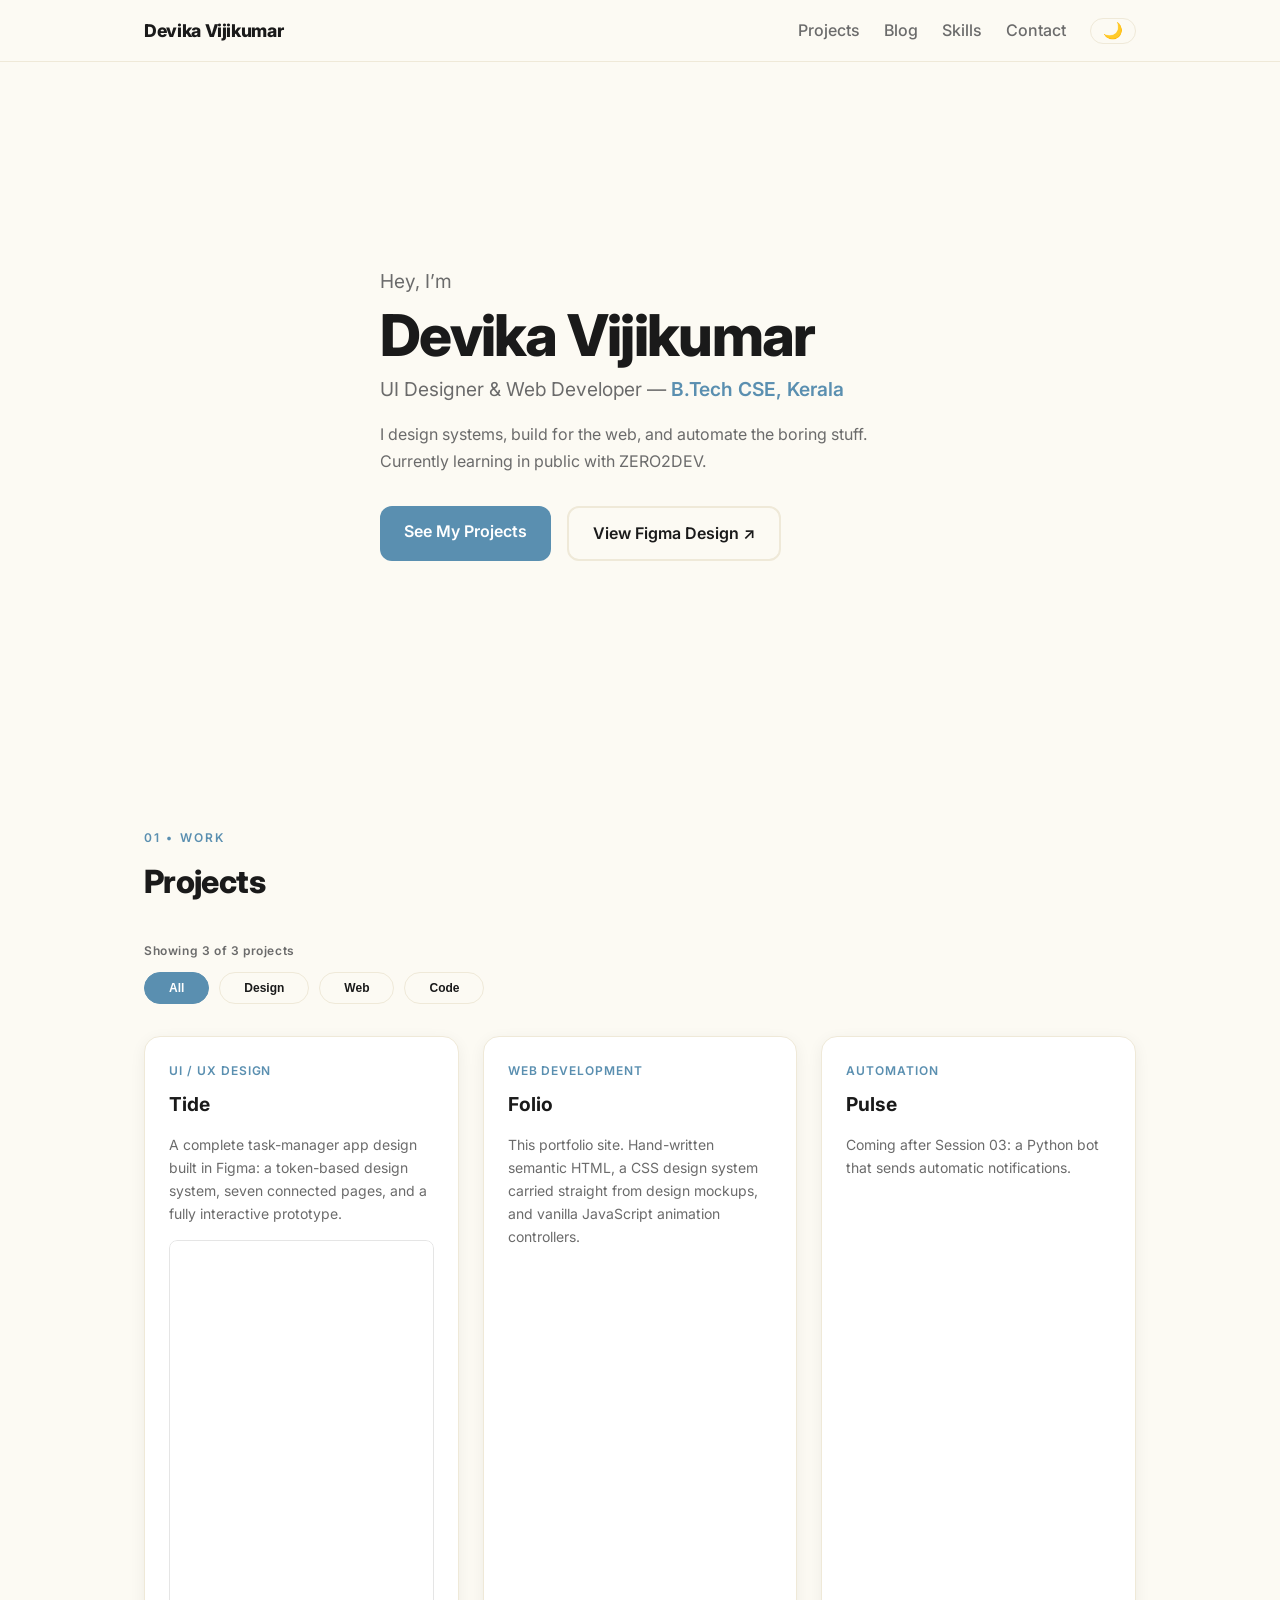
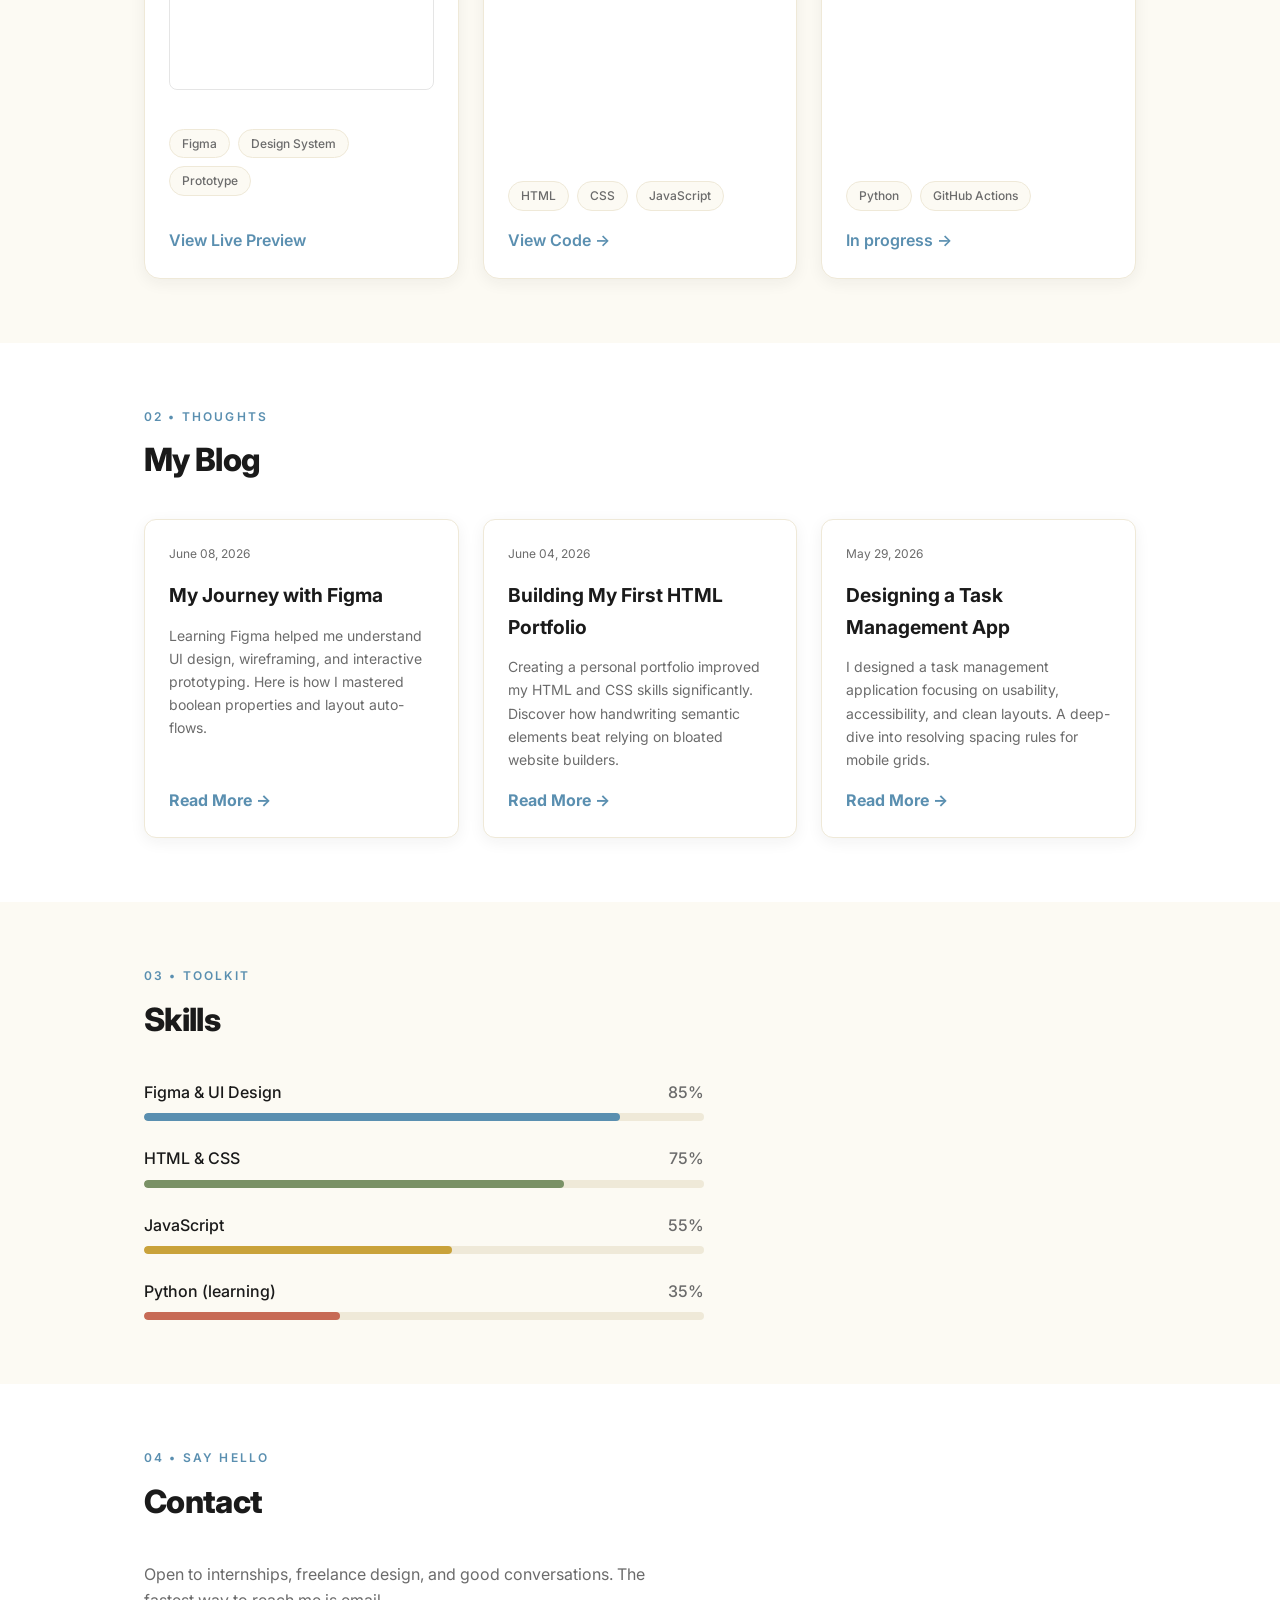
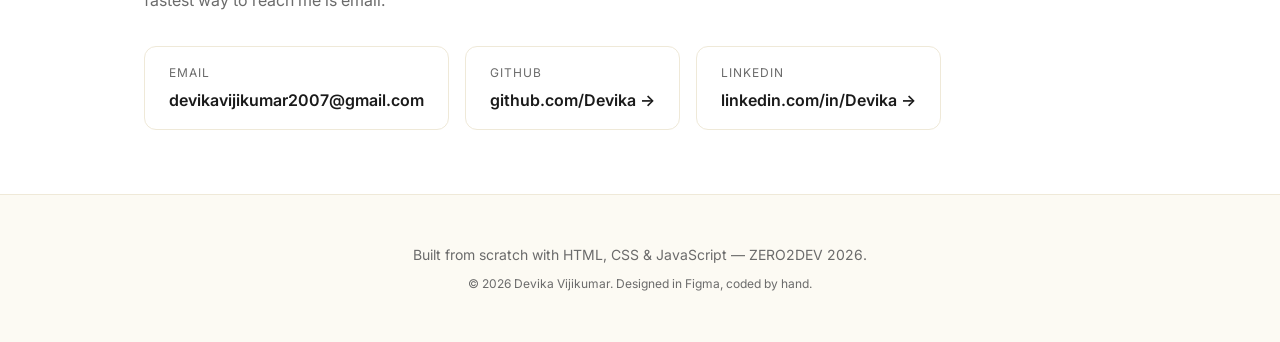
<file: index.html>
<!DOCTYPE html>
<html lang="en">
<head>
    <meta charset="UTF-8">
    <meta name="viewport" content="width=device-width, initial-scale=1.0">
    <meta name="description" content="Portfolio of Devika Vijikumar - UI designer and web developer based in Kerala.">
    <title>Devika Vijikumar - Developer Portfolio</title>

    <link rel="preconnect" href="https://fonts.googleapis.com">
    <link rel="preconnect" href="https://fonts.gstatic.com" crossorigin>
    <link href="https://fonts.googleapis.com/css2?family=Inter:wght@400;500;600;700;800&display=swap" rel="stylesheet">

    <link rel="stylesheet" href="style.css">
</head>
<body>

    <nav class="nav" aria-label="Main navigation">
        <div class="container nav-inner">
            <span class="nav-brand">Devika Vijikumar</span>
            <ul class="nav-links">
                <li><a href="#projects">Projects</a></li>
                <li><a href="#blog">Blog</a></li>
                <li><a href="#skills">Skills</a></li>
                <li><a href="#contact">Contact</a></li>
                <li>
                    <button class="theme-btn" id="theme-toggle" aria-label="Toggle dark mode">&#127769;</button>
                </li>
            </ul>
        </div>
    </nav>

    <header class="hero" id="home">
        <div class="container">
            <p class="hero-tag reveal">Hey, I&#8217;m</p>
            <h1 class="hero-name reveal">Devika Vijikumar</h1>
            <p class="hero-role reveal">UI Designer &amp; Web Developer &#8212; <span class="highlight">B.Tech CSE, Kerala</span></p>
            <p class="hero-bio reveal">I design systems, build for the web, and automate the boring stuff. Currently learning in public with ZERO2DEV.</p>
            <div class="hero-ctas reveal">
                <a href="#projects" class="btn btn-primary">See My Projects</a>
                <a href="https://figma.com" target="_blank" rel="noopener" class="btn btn-secondary">View Figma Design &#8599;</a>
            </div>
        </div>
    </header>

    <main>
        <section class="section" id="projects">
            <div class="container">
            
                <p class="section-label">01 &bull; Work</p>
                <h2 class="section-title">Projects</h2>

                <div class="gallery-filter-wrapper">
                    <div class="project-count-display">
                        Showing <span id="current-count">0</span> of <span id="total-count">0</span> projects
                    </div>

                    <div class="filter-buttons" style="display: flex; gap: 10px; flex-wrap: wrap;">
                        <button type="button" class="filter-btn active" data-filter="all">All</button>
                        <button type="button" class="filter-btn" data-filter="design">Design</button>
                        <button type="button" class="filter-btn" data-filter="web">Web</button>
                        <button type="button" class="filter-btn" data-filter="code">Code</button>
                    </div>
                </div>

                <div class="projects-grid">
                
                    <article class="card reveal" data-category="design">
                        <span class="card-tag">UI / UX Design</span>
                        <h3 class="card-title">Tide</h3>
                        <p class="card-desc">A complete task-manager app design built in Figma: a token-based design system, seven connected pages, and a fully interactive prototype.</p>
                    
                        <div class="figma-embed-container" style="margin: 15px 0; border-radius: 8px; overflow: hidden;">
                            <iframe style="border: 1px solid rgba(0, 0, 0, 0.1); border-radius: 8px;" width="100%" height="450" src="https://www.figma.com/embed?embed_host=share&url=https%3A%2F%2Fwww.figma.com%2Fproto%2FzM8QO7RbGMJvL4AsEzt61q%2FTide--Task-Manager%3Fnode-id%3D3-249%26p%3Df%26t%3DKHJB5OGxb8BsRysI-1%26scaling%3Dscale-down%26content-scaling%3Dfixed%26page-id%3D1%253A3%26starting-point-node-id%3D3%253A249%26show-proto-sidebar%3D1" allowfullscreen></iframe>
                        </div>

                        <div class="card-meta">
                            <span class="chip">Figma</span>
                            <span class="chip">Design System</span>
                            <span class="chip">Prototype</span>
                        </div>
                        <a href="https://www.figma.com/proto/zM8QO7RbGMJvL4AsEzt61q/Tide--Task-Manager?node-id=3-249&p=f&t=KHJB5OGxb8BsRysI-1" target="_blank" rel="noopener" class="card-link" style="display: block; margin-top: 15px;">View Live Preview</a>
                    </article>

                    <article class="card reveal" data-category="web">
                        <span class="card-tag">Web Development</span>
                        <h3 class="card-title">Folio</h3>
                        <p class="card-desc">This portfolio site. Hand-written semantic HTML, a CSS design system carried straight from design mockups, and vanilla JavaScript animation controllers.</p>
                        <div class="card-meta">
                            <span class="chip">HTML</span>
                            <span class="chip">CSS</span>
                            <span class="chip">JavaScript</span>
                        </div>
                        <a href="https://github.com/devikavijikumar2007-droid" target="_blank" rel="noopener" class="card-link">View Code &rarr;</a>
                    </article>

                    <article class="card reveal" data-category="code">
                        <span class="card-tag">Automation</span>
                        <h3 class="card-title">Pulse</h3>
                        <p class="card-desc">Coming after Session 03: a Python bot that sends automatic notifications.</p>
                        <div class="card-meta">
                            <span class="chip">Python</span>
                            <span class="chip">GitHub Actions</span>
                        </div>
                        <a href="#contact" class="card-link">In progress &rarr;</a>
                    </article>
                </div>
            </div>
        </section>

        <section class="section section-alt" id="blog">
            <div class="container">
                <p class="section-label">02 &bull; Thoughts</p>
                <h2 class="section-title">My Blog</h2>

                <div class="blog-grid">
                    <article class="blog-card reveal">
                        <p class="date">June 08, 2026</p>
                        <h3 class="card-title">My Journey with Figma</h3>
                        <p class="card-desc">Learning Figma helped me understand UI design, wireframing, and interactive prototyping. Here is how I mastered boolean properties and layout auto-flows.</p>
                        <a href="blog1.html">Read More &rarr;</a>
                    </article>

                    <article class="blog-card reveal">
                        <p class="date">June 04, 2026</p>
                        <h3 class="card-title">Building My First HTML Portfolio</h3>
                        <p class="card-desc">Creating a personal portfolio improved my HTML and CSS skills significantly. Discover how handwriting semantic elements beat relying on bloated website builders.</p>
                        <a href="blog2.html">Read More &rarr;</a>
                    </article>

                    <article class="blog-card reveal">
                        <p class="date">May 29, 2026</p>
                        <h3 class="card-title">Designing a Task Management App</h3>
                        <p class="card-desc">I designed a task management application focusing on usability, accessibility, and clean layouts. A deep-dive into resolving spacing rules for mobile grids.</p>
                        <a href="blog3.html">Read More &rarr;</a>
                    </article>
                </div>
            </div>
        </section>

        <section class="section" id="skills">
            <div class="container">
                <p class="section-label">03 &bull; Toolkit</p>
                <h2 class="section-title">Skills</h2>

                <div class="skills-list">
                    <div class="skill reveal">
                        <div class="skill-head">
                            <span class="skill-name">Figma &amp; UI Design</span>
                            <span class="skill-pct">85%</span>
                        </div>
                        <div class="skill-track">
                            <div class="skill-fill" style="--w: 85%; background: var(--primary);"></div>
                        </div>
                    </div>

                    <div class="skill reveal">
                        <div class="skill-head">
                            <span class="skill-name">HTML &amp; CSS</span>
                            <span class="skill-pct">75%</span>
                        </div>
                        <div class="skill-track">
                            <div class="skill-fill" style="--w: 75%; background: var(--pri-low);"></div>
                        </div>
                    </div>

                    <div class="skill reveal">
                        <div class="skill-head">
                            <span class="skill-name">JavaScript</span>
                            <span class="skill-pct">55%</span>
                        </div>
                        <div class="skill-track">
                            <div class="skill-fill" style="--w: 55%; background: var(--pri-med);"></div>
                        </div>
                    </div>

                    <div class="skill reveal">
                        <div class="skill-head">
                            <span class="skill-name">Python (learning)</span>
                            <span class="skill-pct">35%</span>
                        </div>
                        <div class="skill-track">
                            <div class="skill-fill" style="--w: 35%; background: var(--pri-high);"></div>
                        </div>
                    </div>
                </div>
            </div>
        </section>

        <section class="section section-alt" id="contact">
            <div class="container">
                <p class="section-label">04 &bull; Say Hello</p>
                <h2 class="section-title">Contact</h2>
                <p class="contact-lead">Open to internships, freelance design, and good conversations. The fastest way to reach me is email.</p>

                <div class="contact-links">
                    <a href="mailto:devikavijikumar2007@gmail.com" class="contact-link">
                        <span class="contact-link-label">Email</span>
                        <span class="contact-link-value">devikavijikumar2007@gmail.com</span>
                    </a>
                    <a href="https://github.com/devikavijikumar2007-droid" target="_blank" rel="noopener" class="contact-link">
                        <span class="contact-link-label">GitHub</span>
                        <span class="contact-link-value">github.com/Devika &rarr;</span>
                    </a>
                    <a href="https://www.linkedin.com/in/devika-vijikumar-3842b438a?utm_source=share&utm_campaign=share_via&utm_content=profile&utm_medium=android_app" target="_blank" rel="noopener" class="contact-link">
                        <span class="contact-link-label">LinkedIn</span>
                        <span class="contact-link-value">linkedin.com/in/Devika &rarr;</span>
                    </a>
                </div>
            </div>
        </section>
    </main>

    <footer class="footer">
        <div class="container">
            <p>Built from scratch with HTML, CSS &amp; JavaScript &#8212; ZERO2DEV 2026.</p>
            <p class="footer-muted">&#169; 2026 Devika Vijikumar. Designed in Figma, coded by hand.</p>
        </div>
    </footer>

    <button class="to-top" id="to-top" aria-label="Back to top">&#8593;</button>

    <script src="script.js"></script>
</body>
</html>
</file>
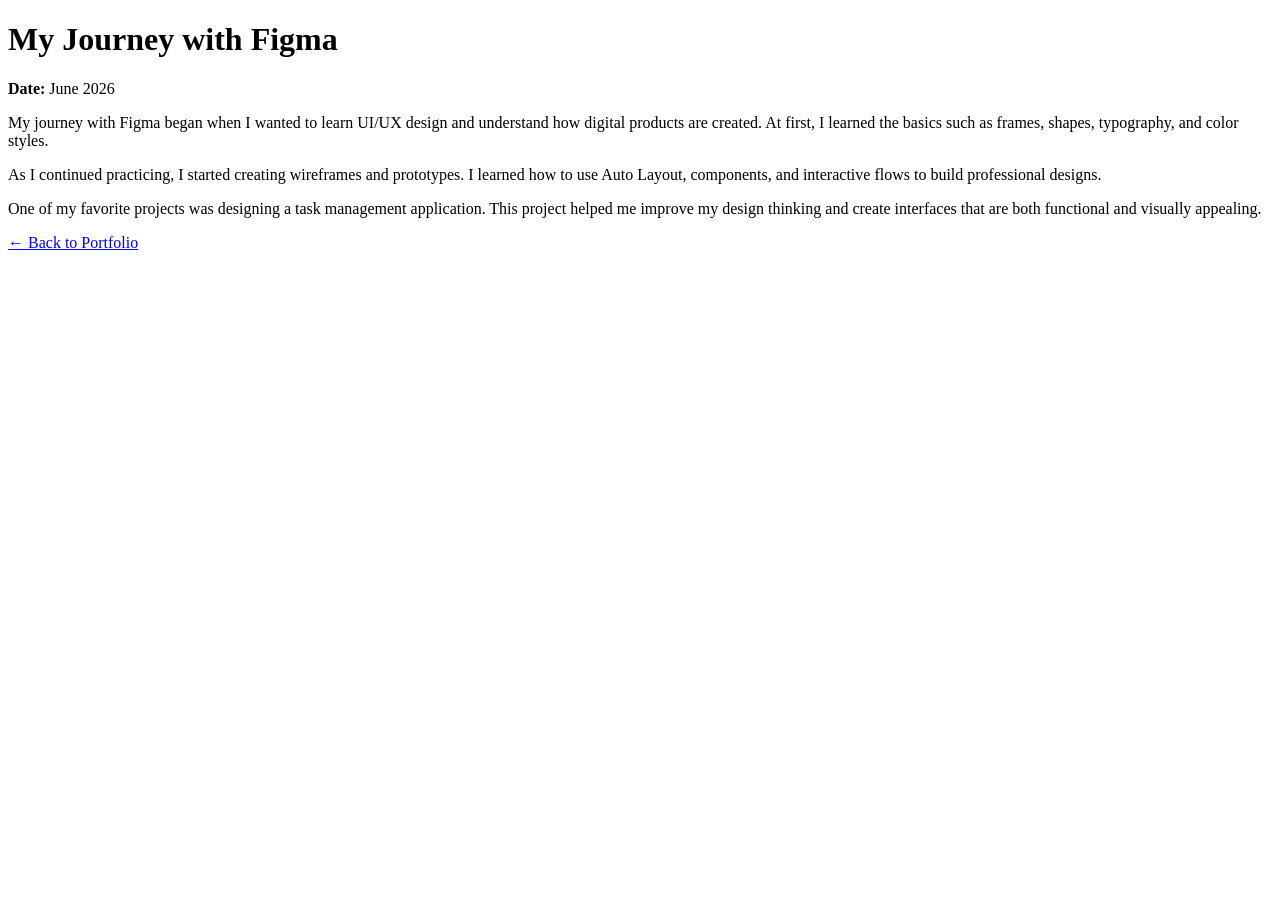
<file: blog1.html>
<!DOCTYPE html>
<html lang="en">
<head>
    <meta charset="UTF-8">
    <title>My Journey with Figma</title>
</head>
<body>
    <h1>My Journey with Figma</h1>
    <p><strong>Date:</strong> June 2026</p>

    <p>
        My journey with Figma began when I wanted to learn UI/UX design and
        understand how digital products are created. At first, I learned the
        basics such as frames, shapes, typography, and color styles.
    </p>

    <p>
        As I continued practicing, I started creating wireframes and prototypes.
        I learned how to use Auto Layout, components, and interactive flows to
        build professional designs.
    </p>

    <p>
        One of my favorite projects was designing a task management application.
        This project helped me improve my design thinking and create interfaces
        that are both functional and visually appealing.
    </p>

    <a href="index.html">← Back to Portfolio</a>
</body>
</html>
</file>
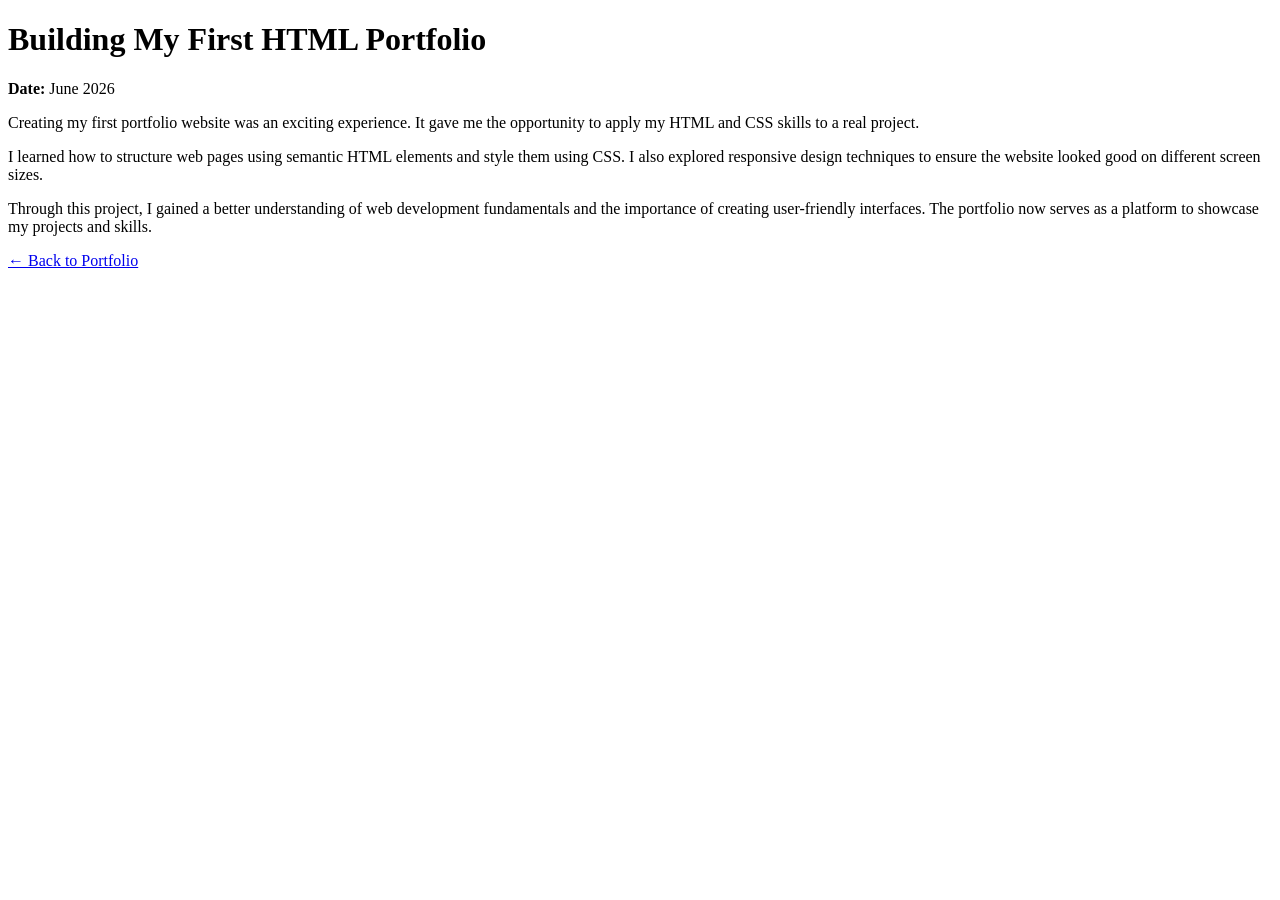
<file: blog2.html>
<!DOCTYPE html>
<html lang="en">
<head>
    <meta charset="UTF-8">
    <title>Building My First HTML Portfolio</title>
</head>
<body>
    <h1>Building My First HTML Portfolio</h1>
    <p><strong>Date:</strong> June 2026</p>

    <p>
        Creating my first portfolio website was an exciting experience. It gave
        me the opportunity to apply my HTML and CSS skills to a real project.
    </p>

    <p>
        I learned how to structure web pages using semantic HTML elements and
        style them using CSS. I also explored responsive design techniques to
        ensure the website looked good on different screen sizes.
    </p>

    <p>
        Through this project, I gained a better understanding of web development
        fundamentals and the importance of creating user-friendly interfaces.
        The portfolio now serves as a platform to showcase my projects and skills.
    </p>

    <a href="index.html">← Back to Portfolio</a>
</body>
</html>
</file>
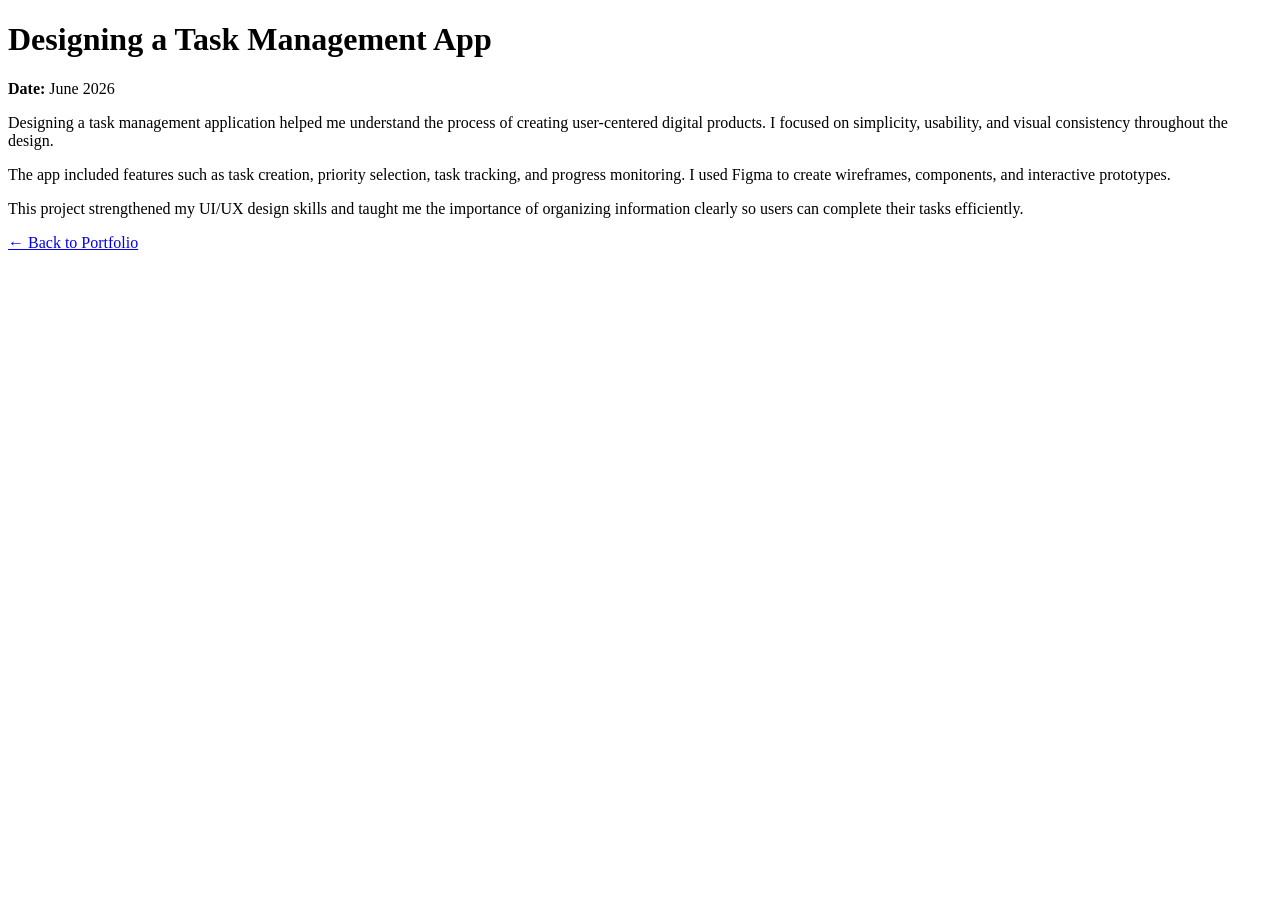
<file: blog3.html>
<!DOCTYPE html>
<html lang="en">
<head>
    <meta charset="UTF-8">
    <title>Designing a Task Management App</title>
</head>
<body>
    <h1>Designing a Task Management App</h1>
    <p><strong>Date:</strong> June 2026</p>

    <p>
        Designing a task management application helped me understand the process
        of creating user-centered digital products. I focused on simplicity,
        usability, and visual consistency throughout the design.
    </p>

    <p>
        The app included features such as task creation, priority selection,
        task tracking, and progress monitoring. I used Figma to create
        wireframes, components, and interactive prototypes.
    </p>

    <p>
        This project strengthened my UI/UX design skills and taught me the
        importance of organizing information clearly so users can complete their
        tasks efficiently.
    </p>

    <a href="index.html">← Back to Portfolio</a>
</body>
</html>
</file>
<file: style.css>
:root {
  /* Colours */
  --primary: #5A8FB0;    /* Color/Primary – buttons, links, accents */
  --ink: #1a1a1a;        /* Color/Ink – all body text */
  --ink-muted: #6B6B6B;  /* Color/Ink-muted – secondary text */
  --surface: #FCFAF3;    /* Color/Surface – page background */
  --card: #FFFFFF;       /* Color/Card – card backgrounds */
  --border: #EFE9D8;     /* Color/Border – lines, dividers */
  --pri-high: #C76A55;   /* Color/Priority/High */
  --pri-med: #C9A23A;    /* Color/Priority/Med */
  --pri-low: #7A9165;    /* Color/Priority/Low */

  /* Type scale – matches your S01 text styles */
  --display: clamp(2.2rem, 6vw, 3.6rem);
  --h1: 2rem;
  --h2: 1.6rem;
  --h3: 1.2rem;
  --body: 1rem;
  --cap: 0.875rem;
  --sm: 0.75rem;

  /* Spacing – 8-point grid, in rem */
  --s4: 0.25rem;
  --s8: 0.5rem;
  --s12: 0.75rem;
  --s16: 1rem;
  --s24: 1.5rem;
  --s32: 2rem;
  --s48: 3rem;
  --s64: 4rem;

  /* Corner radius */
  --r-sm: 8px;
  --r-md: 12px;
  --r-lg: 16px;
  --r-pill: 999px;

  /* Soft shadow (one shadow, used everywhere) */
  --shadow: 0 4px 16px rgba(26, 26, 26, 0.06);
}

/* ---------- 2. DARK MODE ----------
   JavaScript adds class="dark" to <body>.
   Only the colour tokens change – everything else stays the same. */
body.dark {
  --primary: #7FB3D5;
  --ink: #F5F1E4;
  --ink-muted: #9BA3AC;
  --surface: #0F1419;
  --card: #1A2332;
  --border: rgba(255, 255, 255, 0.12);
  --shadow: 0 4px 16px rgba(0, 0, 0, 0.3);
}

/* ---------- 3. RESET + BASE ---------- */
*, *::before, *::after {
  box-sizing: border-box;
  margin: 0;
  padding: 0;
}

html {
  scroll-behavior: smooth;
}

body {
  font-family: 'Inter', system-ui, -apple-system, sans-serif;
  background-color: var(--surface);
  color: var(--ink);
  font-size: var(--body);
  line-height: 1.65;
  -webkit-font-smoothing: antialiased;
  transition: background-color 0.3s ease, color 0.3s ease;
}

a {
  color: inherit;
  text-decoration: none;
}

ul {
  list-style: none;
}

/* Layout container – centres content, caps width */
.container {
  max-width: 1040px;
  margin: 0 auto;
  padding: 0 var(--s24);
}

/* Section wrapper – consistent vertical rhythm */
.section {
  padding: var(--s64) 0;
}

.section-alt {
  background-color: var(--card);
}

.section-label {
  font-size: var(--sm);
  font-weight: 600;
  letter-spacing: 0.18em;
  text-transform: uppercase;
  color: var(--primary);
  margin-bottom: var(--s8);
}

.section-title {
  font-size: var(--h1);
  font-weight: 800;
  letter-spacing: -0.02em;
  margin-bottom: var(--s32);
}

/* ---------- 4. NAVIGATION ---------- */
.nav {
  position: sticky;
  top: 0;
  z-index: 100;
  background-color: var(--surface);
  border-bottom: 1px solid var(--border);
  transition: background-color 0.3s ease;
}

.nav-inner {
  display: flex;
  align-items: center;
  justify-content: space-between;
  padding: var(--s16) var(--s24);
}

.nav-brand {
  font-weight: 800;
  font-size: 1.1rem;
  letter-spacing: -0.02em;
}

.nav-links {
  display: flex;
  align-items: center;
  gap: var(--s24);
}

.nav-links a {
  font-weight: 500;
  color: var(--ink-muted);
  transition: color 0.2s ease;
}

.nav-links a:hover {
  color: var(--primary);
}

.theme-btn {
  background: none;
  border: 1px solid var(--border);
  border-radius: var(--r-pill);
  padding: var(--s4) var(--s12);
  font-size: 1rem;
  cursor: pointer;
  line-height: 1;
}

/* ---------- 5. HERO ---------- */
.hero {
  padding: var(--s64) 0;
  min-height: 78vh;
  display: flex;
  align-items: center;
}

.hero-tag {
  font-size: var(--h3);
  color: var(--ink-muted);
}

.hero-name {
  font-size: var(--display);
  font-weight: 800;
  letter-spacing: -0.03em;
  line-height: 1.05;
  margin: var(--s8) 0;
}

.hero-role {
  font-size: var(--h3);
  color: var(--ink-muted);
  margin-bottom: var(--s16);
}

.highlight {
  color: var(--primary);
  font-weight: 600;
}

.hero-bio {
  max-width: 52ch;
  color: var(--ink-muted);
  margin-bottom: var(--s32);
}

.hero-ctas {
  display: flex;
  flex-wrap: wrap;
  gap: var(--s16);
}

/* ---------- 6. BUTTONS ---------- */
.btn {
  display: inline-block;
  padding: var(--s12) var(--s24);
  border-radius: var(--r-md);
  font-weight: 600;
  font-size: var(--body);
  cursor: pointer;
  transition: transform 0.15s ease, opacity 0.2s ease;
}

.btn:hover {
  transform: translateY(-2px);
}

.btn-primary {
  background-color: var(--primary);
  color: #fff;
}

.btn-secondary {
  border: 2px solid var(--border);
  color: var(--ink);
}

/* ---------- 7. PROJECTS GRID + CARDS ---------- */
.projects-grid {
  display: grid;
  grid-template-columns: repeat(auto-fit, minmax(280px, 1fr));
  gap: var(--s24);
}

.card {
  display: flex;
  flex-direction: column;
  background-color: var(--card);
  border: 1px solid var(--border);
  border-radius: var(--r-lg);
  padding: var(--s24);
  box-shadow: var(--shadow);
  transition: transform 0.2s ease, box-shadow 0.2s ease, opacity 0.35s ease, transform 0.35s ease, visibility 0.35s ease;
  opacity: 1;
  transform: scale(1);
  visibility: visible;
}

.card:hover {
  transform: translateY(-4px);
}

.card-tag {
  font-size: var(--sm);
  font-weight: 600;
  letter-spacing: 0.08em;
  text-transform: uppercase;
  color: var(--primary);
}

.card-title {
  font-size: var(--h3);
  font-weight: 700;
  margin: var(--s8) 0 var(--s12);
}

.card-desc {
  flex: 1;
  color: var(--ink-muted);
  font-size: var(--cap);
}

.card-meta {
  display: flex;
  flex-wrap: wrap;
  gap: var(--s8);
  margin: var(--s16) 0;
}

.chip {
  font-size: var(--sm);
  font-weight: 500;
  padding: var(--s4) var(--s12);
  border-radius: var(--r-pill);
  background-color: var(--surface);
  border: 1px solid var(--border);
  color: var(--ink-muted);
}

.card-link {
  font-weight: 600;
  color: var(--primary);
}

/* Hidden state when a project card is filtered out (Task 3) */
.projects-grid .card.is-hidden {
  opacity: 0;
  transform: scale(0.92);
  visibility: hidden;
  position: absolute;
  width: 0;
  height: 0;
  padding: 0;
  margin: 0;
  overflow: hidden;
  border: none;
  pointer-events: none;
}

/* ---------- 8. GALLERY FILTERS (TASK 3) ---------- */
.gallery-filter-wrapper {
  margin-bottom: var(--s32);
  display: flex;
  flex-direction: column;
  gap: var(--s12);
}

.project-count-display {
  font-size: var(--sm);
  font-weight: 600;
  color: var(--ink-muted);
  letter-spacing: 0.05em;
}

.filter-btn {
  background: none;
  border: 1px solid var(--border);
  color: var(--ink);
  padding: var(--s8) var(--s24);
  border-radius: var(--r-pill);
  font-size: var(--sm);
  font-weight: 600;
  cursor: pointer;
  transition: background-color 0.2s ease, color 0.2s ease, border-color 0.2s ease;
}

.filter-btn:hover, 
.filter-btn.active {
  background-color: var(--primary);
  border-color: var(--primary);
  color: #ffffff;
}

/* ---------- 9. BLOG SECTION (TASK 1) ---------- */
.blog-grid {
  display: grid;
  grid-template-columns: repeat(auto-fit, minmax(280px, 1fr));
  gap: var(--s24);
  margin-top: var(--s32);
}

.blog-card {
  display: flex;
  flex-direction: column;
  background-color: var(--card);
  border: 1px solid var(--border);
  padding: var(--s24);
  border-radius: var(--r-md);
  box-shadow: var(--shadow);
  transition: transform 0.2s ease, box-shadow 0.2s ease;
}

.blog-card:hover {
  transform: translateY(-4px);
}

.date {
  color: var(--ink-muted);
  font-size: var(--sm);
  margin-bottom: var(--s8);
}

.blog-card a {
  text-decoration: none;
  font-weight: bold;
  color: var(--primary);
  margin-top: var(--s16);
  display: inline-block;
}

/* ---------- 10. SKILLS / CONTACT / FOOTER ---------- */
.skills-list {
  display: flex;
  flex-direction: column;
  gap: var(--s24);
  max-width: 560px;
}

.skill-head {
  display: flex;
  justify-content: space-between;
  margin-bottom: var(--s8);
  font-weight: 500;
}

.skill-pct {
  color: var(--ink-muted);
}

.skill-track {
  height: 8px;
  background-color: var(--border);
  border-radius: var(--r-pill);
  overflow: hidden;
}

.skill-fill {
  height: 100%;
  width: var(--w);
  border-radius: var(--r-pill);
}

.contact-lead {
  max-width: 52ch;
  color: var(--ink-muted);
  margin-bottom: var(--s32);
}

.contact-links {
  display: flex;
  flex-wrap: wrap;
  gap: var(--s16);
}

.contact-link {
  display: flex;
  flex-direction: column;
  gap: var(--s4);
  padding: var(--s16) var(--s24);
  border: 1px solid var(--border);
  border-radius: var(--r-md);
  background-color: var(--card);
  min-width: 200px;
  transition: border-color 0.2s ease, transform 0.15s ease;
}

.contact-link:hover {
  border-color: var(--primary);
  transform: translateY(-2px);
}

.contact-link-label {
  font-size: var(--sm);
  letter-spacing: 0.08em;
  text-transform: uppercase;
  color: var(--ink-muted);
}

.contact-link-value {
  font-weight: 600;
}

.footer {
  padding: var(--s48) 0;
  border-top: 1px solid var(--border);
  text-align: center;
  color: var(--ink-muted);
  font-size: var(--cap);
}

.footer-muted {
  font-size: var(--sm);
  margin-top: var(--s8);
}

/* ---------- 11. BACK-TO-TOP + REVEAL ---------- */
.to-top {
  position: fixed;
  bottom: var(--s24);
  right: var(--s24);
  width: 44px;
  height: 44px;
  border: none;
  border-radius: var(--r-pill);
  background-color: var(--primary);
  color: #fff;
  font-size: 1.2rem;
  cursor: pointer;
  opacity: 0;
  pointer-events: none;
  transition: opacity 0.3s ease;
  box-shadow: var(--shadow);
}

.to-top.show {
  opacity: 1;
  pointer-events: auto;
}

.reveal {
  opacity: 0;
  transform: translateY(24px);
  transition: opacity 0.6s ease, transform 0.6s ease;
}

.reveal.is-visible {
  opacity: 1;
  transform: translateY(0);
}

@media (prefers-reduced-motion: reduce) {
  .reveal {
    opacity: 1;
    transform: none;
    transition: none;
  }
  html {
    scroll-behavior: auto;
  }
}

/* Mobile: stack things, tighten spacing */
@media (max-width: 600px) {
  .hero {
    min-height: auto;
    padding: var(--s48) 0;
  }
  .nav-links {
    gap: var(--s16);
  }
  .nav-links a {
    font-size: var(--cap);
  }
  .section {
    padding: var(--s48) 0;
  }
  .contact-link {
    width: 100%;
  }
}
</file>
